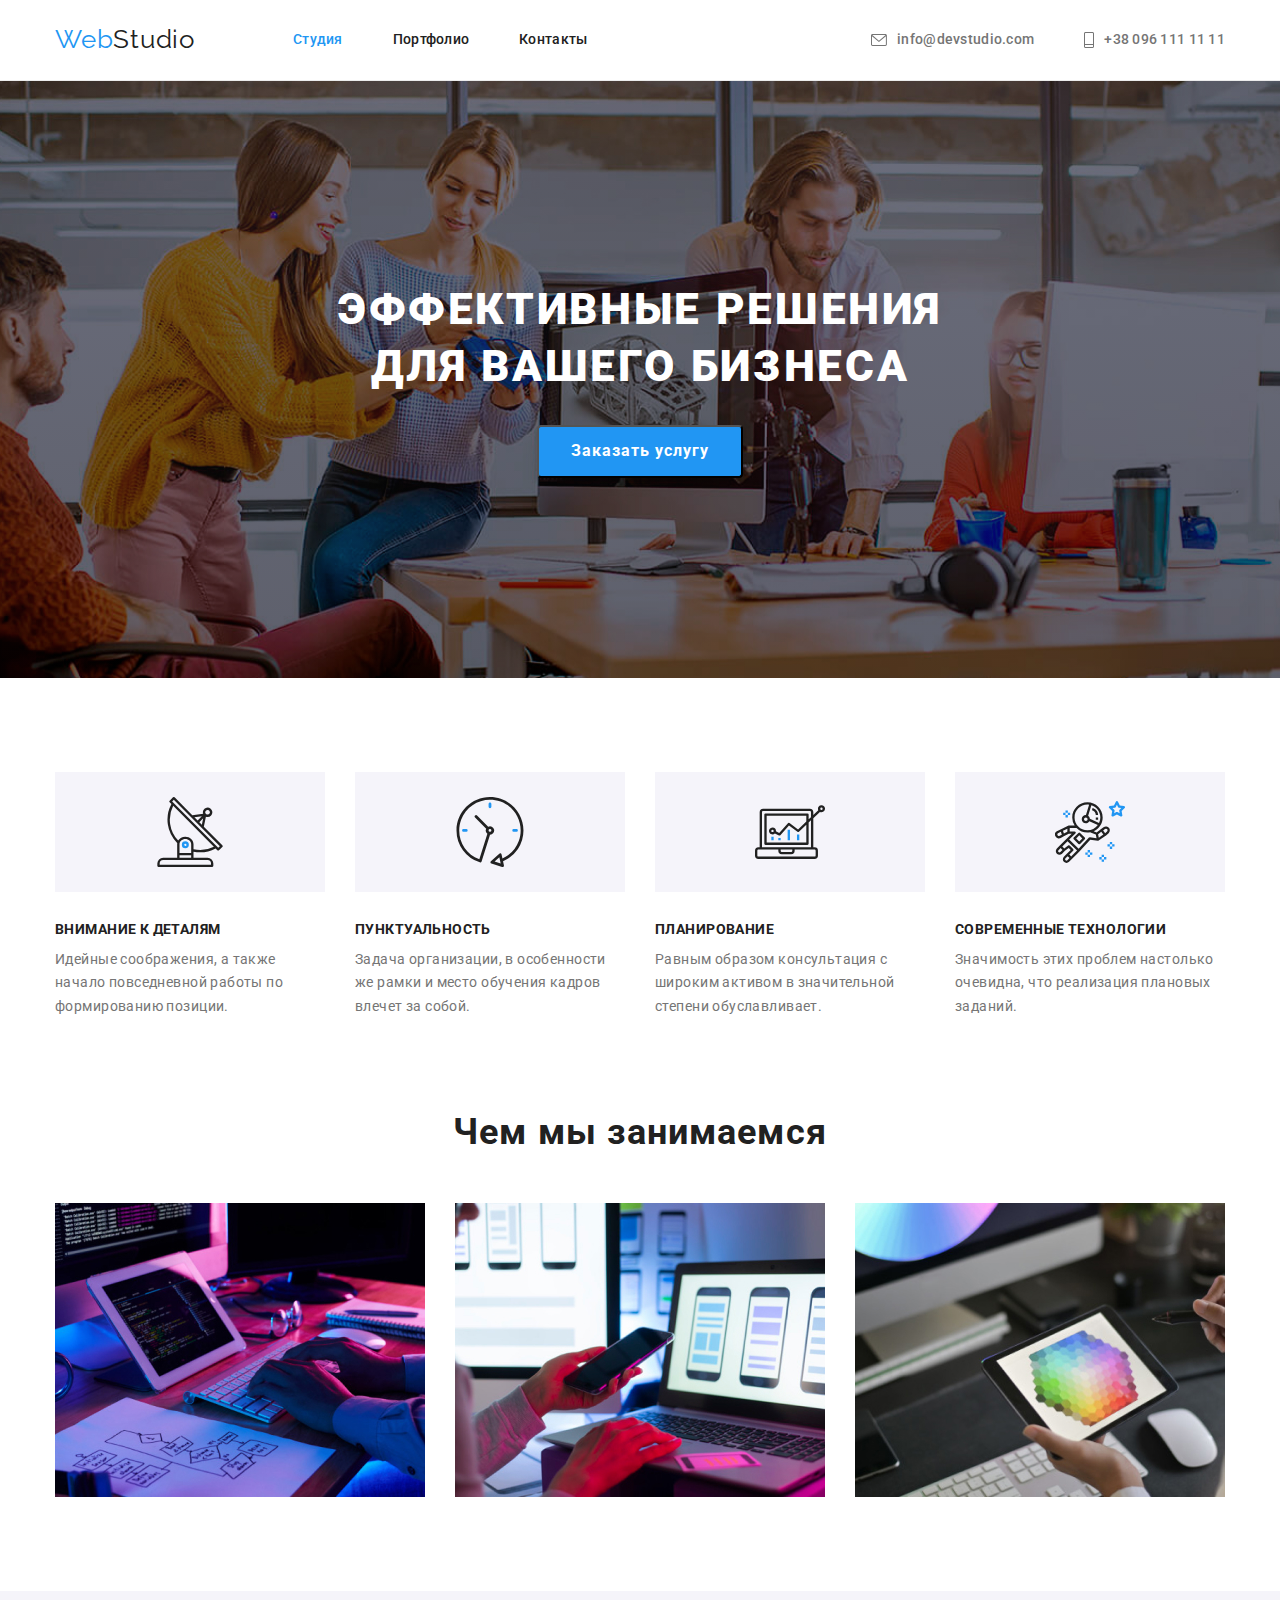
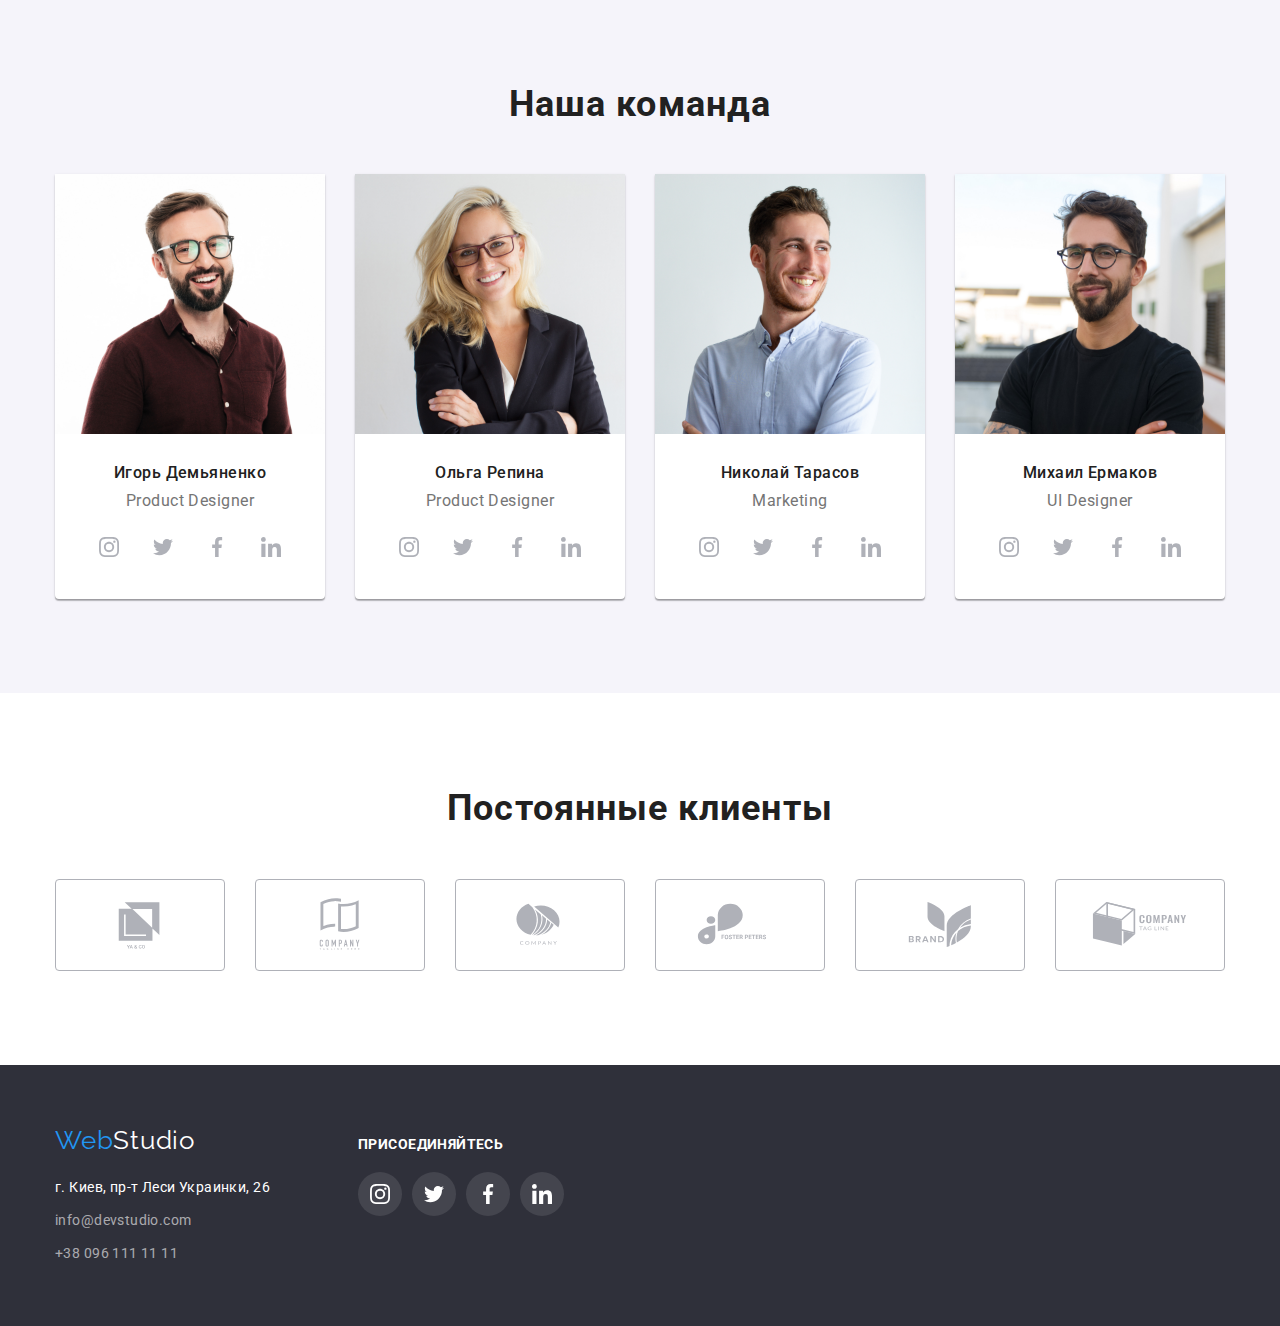
<file: index.html>
<!DOCTYPE html>
<html lang="ru">
<head>
    <meta charset="UTF-8">
    <meta http-equiv="X-UA-Compatible" content="IE=edge">
    <meta name="viewport" content="width=device-width, initial-scale=1.0">
    <link rel="stylesheet" href="./css/modern-normalize.css">
    <link rel="stylesheet" href="./css/style.css">
    <link rel="preconnect" href="https://fonts.gstatic.com">
    <link href="https://fonts.googleapis.com/css2?family=Raleway:wght@700&family=Roboto:wght@400;500;700;900&display=swap" rel="stylesheet">
    <title>Home Work</title>
</head>
    <body>    
    <!-- навигационное меню -->    
    <header>
        <div class="container headline">            
            <nav class="nav-bar">
            <a class=" web-studio" href="#">Web<span class="headline-name">Studio</span></a>
            <ul>
            <li><a href="./index.html" class="nav-studia-one">Студия</a></li>
            <li><a href="./portfolio.html" class="nav-portfolio" >Портфолио</a></li>
            <li><a href="#" class="nav-contact" >Контакты</a></li>
            </ul>
            </nav>            
            <ul class="mail-tel">
                <li><a href="mailto:info@devstudio.com">
                        <svg class="svg-mail">
                            <use href="./images/icons.svg#icon-envelope"></use>
                        </svg>
                        info@devstudio.com</a></li>
                <li>                    
                    <a href="tel:+380961111111">
                        <svg class="svg-tel">
                            <use href="./images/icons.svg#icon-Vector"></use>
                        </svg>
                        +38 096 111 11 11</a></li>
            </ul>            
        </div>
    </header>
    <!-- основная часть -->
    <main>        
        <!-- Шапка с кнопкой-->
    <section class="section-one">
        <h1 class="h1" >эффективные решения для вашего бизнеса</h1>
        <button class="button" type="button">Заказать услугу</button>        
    </section>  
        <!-- первая секция -->
        <section class="section no-bottom">
            <div class="container">
            <ul class="detail">
                <li>
                    <div class="icon-wrapper">
                    <svg width="70px" height="70px">
                        <use href="./images/icons.svg#icon-antenna"></use>
                    </svg>
                    </div>
                <h3>Внимание к деталям</h3>
                <p>Идейные соображения, а также начало повседневной работы по формированию позиции.</p>
                </li>
                <li>
                    <div class="icon-wrapper">
                        <svg width="70px" height="70px">
                            <use href="./images/icons.svg#icon-clock"></use>
                        </svg>
                    </div>
                <h3>Пунктуальность</h3>
                <p>Задача организации, в особенности же рамки и место обучения кадров влечет за собой.</p>
                </li>
                <li>
                    <div class="icon-wrapper">
                        <svg width="70px" height="70px">
                            <use href="./images/icons.svg#icon-diagram"></use>
                        </svg>
                    </div>
                <h3>Планирование</h3>                
                <p>Равным образом консультация с широким активом в значительной степени обуславливает.</p>
                </li>                
                <li>
                    <div class="icon-wrapper">
                        <svg width="70px" height="70px">
                            <use href="./images/icons.svg#icon-astronaut"></use>
                        </svg>
                    </div>
                <h3>Современные технологии</h3>
                <p>Значимость этих проблем настолько очевидна, что реализация плановых заданий.</p>
                </li>
            </ul>
            </div>  
            </section>
            <!-- вторая секция -->
            <section class="section">
                <div class="container">
            <h2 class="doing-name" >Чем мы занимаемся</h2>            
                <ul class="doing">
                <li>
                    <img src="./images/box1.jpg" alt="Работа на ПК" width="370">
                </li>
                <li>
                    <img src="./images/box2.jpg" alt="Работа с телефонией" width="370">
                </li>
                <li>
                    <img src="./images/box3.jpg" alt="Работа с программой" width="370">
                </li>
                </ul> 
            </div>
        </section>
        <!-- третья секция -->
        <section class="section-three section">
            <div class="container">
            <h2>Наша команда</h2>
            <ul class="team">
                <li>                                
                <img src="./images/img1.jpg" alt="Дизайнер" width="270">
                <div class="team-footer">
                <h3>Игорь Демьяненко</h3>
                <p>Product Designer</p>
                <ul class="social-links">
                    <li><a class="social-link">
                        <svg width="20px" height="20px" class="social-icon">
                            <use href="./images/icons.svg#icon-instagram"></use>
                        </svg>
                    </a></li>
                    <li><a class="social-link">
                        <svg width="20px" height="20px" class="social-icon">
                            <use href="./images/icons.svg#icon-twitter"></use>
                        </svg>
                    </a></li>
                    <li><a class="social-link">
                        <svg width="20px" height="20px" class="social-icon">
                            <use href="./images/icons.svg#icon-facebook"></use>
                        </svg>
                    </a></li>
                    <li><a class="social-link">
                        <svg width="20px" height="20px" class="social-icon">
                            <use href="./images/icons.svg#icon-linkedin"></use>
                        </svg>
                    </a></li>
                </ul>         
                </div>
                </li>
               <li>
                <img src="./images/img2.jpg" alt="Разработчик" width="270">
                <div class="team-footer">
                <h3>Ольга Репина</h3>
                <p>Product Designer</p>
                <ul class="social-links">
                    <li><a class="social-link">
                            <svg width="20px" height="20px" class="social-icon">
                                <use href="./images/icons.svg#icon-instagram"></use>
                            </svg>
                        </a></li>
                    <li><a class="social-link">
                            <svg width="20px" height="20px" class="social-icon">
                                <use href="./images/icons.svg#icon-twitter"></use>
                            </svg>
                        </a></li>
                    <li><a class="social-link">
                            <svg width="20px" height="20px" class="social-icon">
                                <use href="./images/icons.svg#icon-facebook"></use>
                            </svg>
                        </a></li>
                    <li><a class="social-link">
                            <svg width="20px" height="20px" class="social-icon">
                                <use href="./images/icons.svg#icon-linkedin"></use>
                            </svg>
                        </a></li>
                </ul>
                </div>
                </li>
                <li>
                <img src="./images/img3.jpg" alt="Маркетолог" width="270">
                <div class="team-footer">
                <h3>Николай Тарасов</h3>
                <p>Marketing</p>
                <ul class="social-links">
                    <li><a class="social-link">
                            <svg width="20px" height="20px" class="social-icon">
                                <use href="./images/icons.svg#icon-instagram"></use>
                            </svg>
                        </a></li>
                    <li><a class="social-link">
                            <svg width="20px" height="20px" class="social-icon">
                                <use href="./images/icons.svg#icon-twitter"></use>
                            </svg>
                        </a></li>
                    <li><a class="social-link">
                            <svg width="20px" height="20px" class="social-icon">
                                <use href="./images/icons.svg#icon-facebook"></use>
                            </svg>
                        </a></li>
                    <li><a class="social-link">
                            <svg width="20px" height="20px" class="social-icon">
                                <use href="./images/icons.svg#icon-linkedin"></use>
                            </svg>
                        </a></li>
                </ul>
                </div>
                </li>
                <li>
                <img src="./images/img4.jpg" alt="Дизайнер интерфейса" width="270">
                <div class="team-footer">
                <h3>Михаил Ермаков</h3>
                <p>UI Designer</p>
                <ul class="social-links">
                    <li><a class="social-link">
                            <svg width="20px" height="20px" class="social-icon">
                                <use href="./images/icons.svg#icon-instagram"></use>
                            </svg>
                        </a></li>
                    <li><a class="social-link">
                            <svg width="20px" height="20px" class="social-icon">
                                <use href="./images/icons.svg#icon-twitter"></use>
                            </svg>
                        </a></li>
                    <li><a class="social-link">
                            <svg width="20px" height="20px" class="social-icon">
                                <use href="./images/icons.svg#icon-facebook"></use>
                            </svg>
                        </a></li>
                    <li><a class="social-link">
                            <svg width="20px" height="20px" class="social-icon">
                                <use href="./images/icons.svg#icon-linkedin"></use>
                            </svg>
                        </a></li>
                </ul>
                </div>
                </li>
            </ul>
            </div>
        </section>
    </main>
    <!-- Постоянные клиенты -->
    <section class="section">
        <div class="container clients">
            <h2>Постоянные клиенты</h2>
            <ul>
                    <li><a class="clients-icon">
                            <svg width="106px" height="60px">
                                <use href="./images/icons.svg#icon-Logo1"></use>
                            </svg></a></li>
                <li><a class="clients-icon">
                        <svg width="106px" height="60px">
                            <use href="./images/icons.svg#icon-Logo2"></use>
                        </svg></a></li>
                <li><a class="clients-icon">
                        <svg width="106px" height="60px">
                            <use href="./images/icons.svg#icon-Logo3"></use>
                        </svg></a></li>
                <li><a class="clients-icon">
                        <svg width="106px" height="60px">
                            <use href="./images/icons.svg#icon-Logo4"></use>
                        </svg></a></li>
                <li><a class="clients-icon">
                        <svg width="106px" height="60px">
                            <use href="./images/icons.svg#icon-Logo5"></use>
                        </svg></a></li>
                <li><a class="clients-icon">
                        <svg width="106px" height="60px">
                            <use href="./images/icons.svg#icon-Logo6"></use>
                        </svg></a></li>
            </ul>
        </div>
    </section>
    <!-- подвал -->
    <footer>
        <div class="container footer-block">
            <div class="footer-one">
        <a class=" web-studio" href="#">Web<span class="footer-name">Studio</span></a>
            <address><p class="address" >г. Киев, пр-т Леси Украинки, 26</p></address>
            <ul>
            <li><a class="footer-info" href="mailto:info@devstudio.com">info@devstudio.com</a></li>
            <li><a class="footer-info" href="tel:+380961111111">+38 096 111 11 11</a></li>
            </ul>            
        </div>
        <div class="footer-two">
            <p>присоединяйтесь</p>
            <ul class="footer-links">
                <li><a class="footer-link">
                        <svg width="20px" height="20px" class="footer-icon">
                            <use href="./images/icons.svg#icon-instagram"></use>
                        </svg>
                    </a></li>
                <li><a class="footer-link">
                        <svg width="20px" height="20px" class="footer-icon">
                            <use href="./images/icons.svg#icon-twitter"></use>
                        </svg>
                    </a></li>
                <li><a class="footer-link">
                        <svg width="20px" height="20px" class="footer-icon">
                            <use href="./images/icons.svg#icon-facebook"></use>
                        </svg>
                    </a></li>
                <li><a class="footer-link">
                        <svg width="20px" height="20px" class="footer-icon">
                            <use href="./images/icons.svg#icon-linkedin"></use>
                        </svg>
                    </a></li>
            </ul>
            </div>
        </div>
    </footer>    
    </body>
</html>
</file>
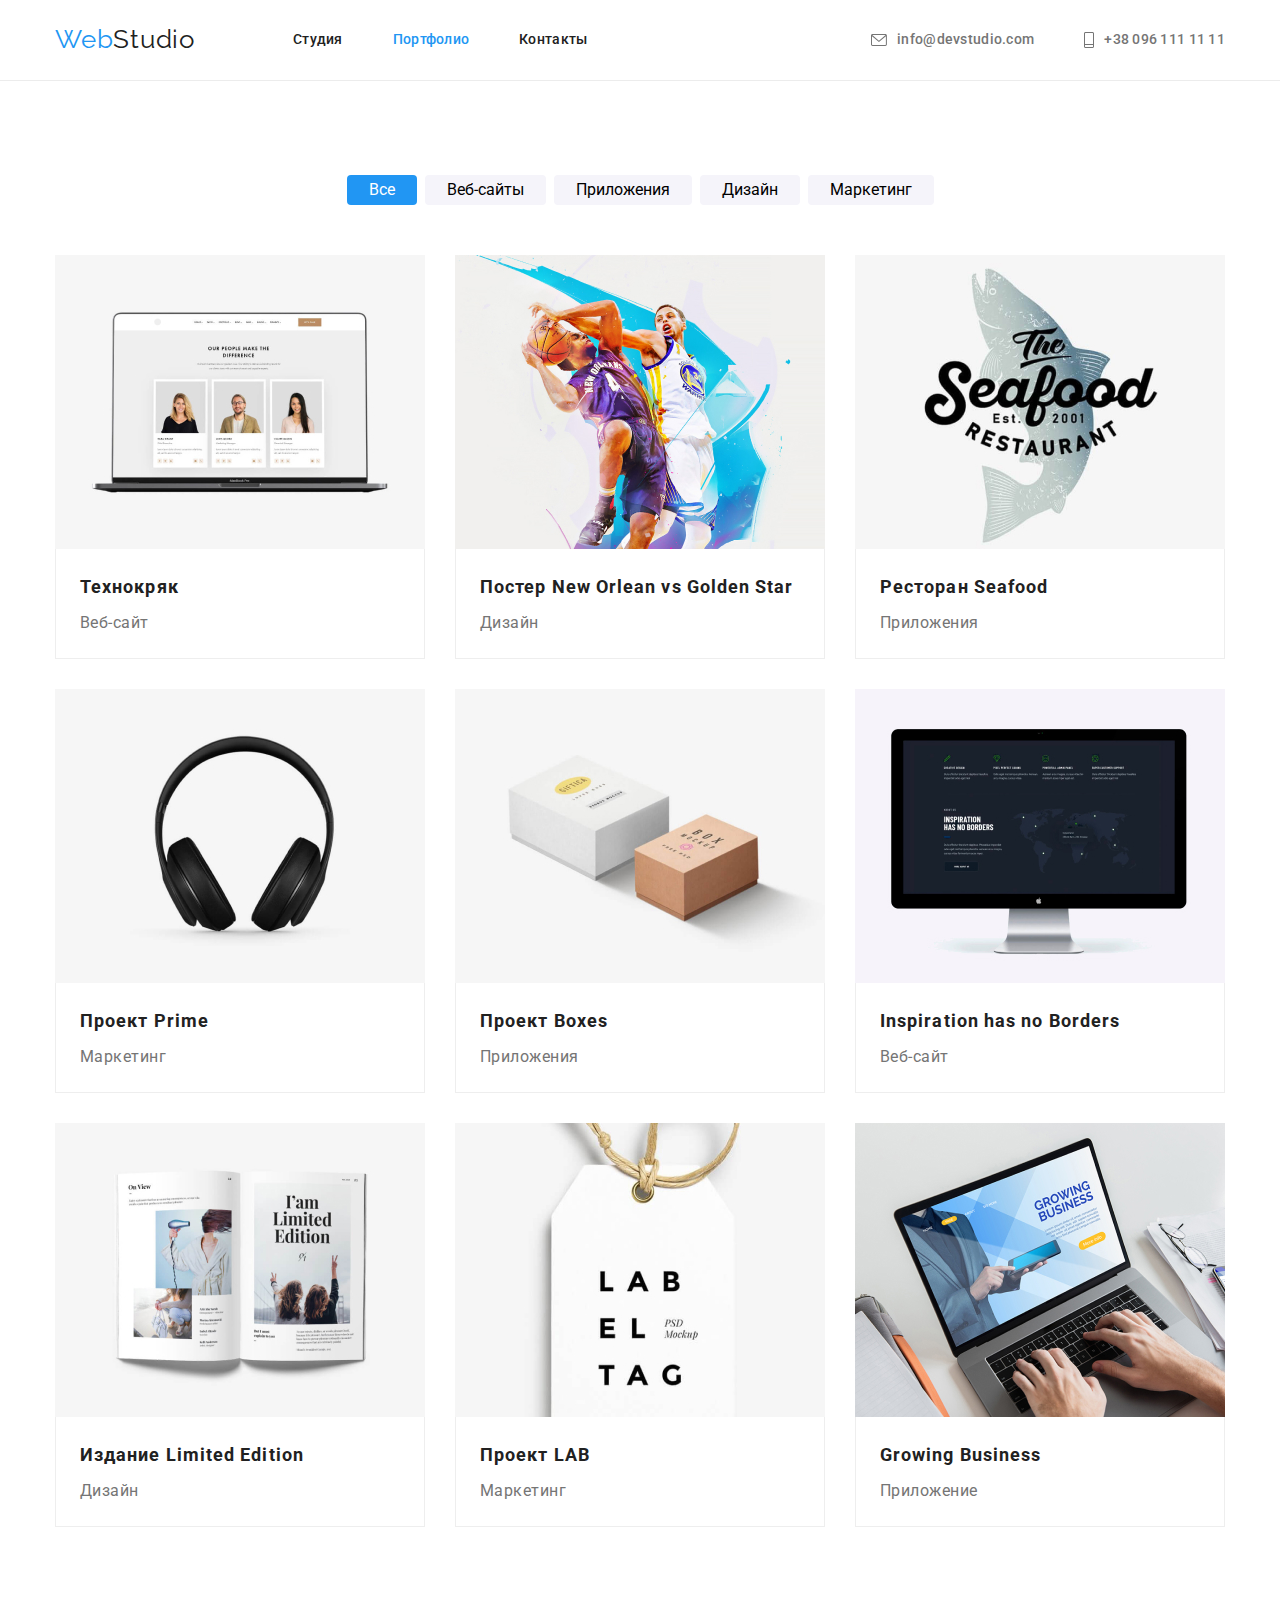
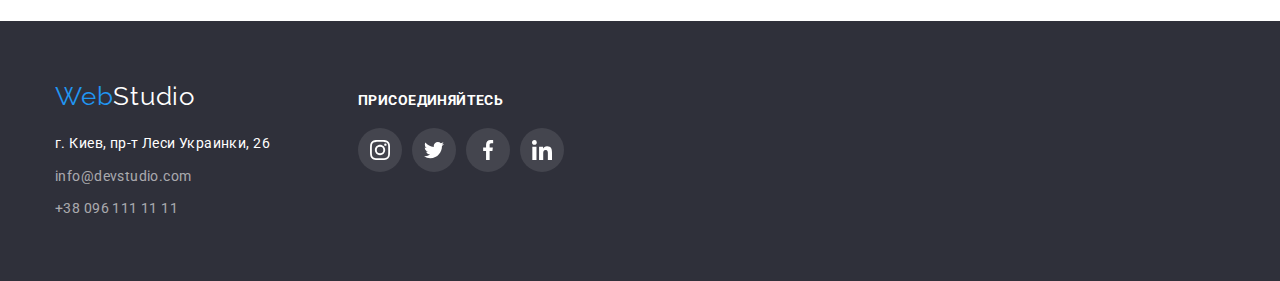
<file: portfolio.html>
<!DOCTYPE html>
<html lang="ru">
<head>
    <meta charset="UTF-8">
    <meta http-equiv="X-UA-Compatible" content="IE=edge">
    <meta name="viewport" content="width=device-width, initial-scale=1.0">
    <link rel="stylesheet" href="./css/modern-normalize.css">
    <link rel="stylesheet" href="./css/style.css">
    <link rel="preconnect" href="https://fonts.gstatic.com">
    <link href="https://fonts.googleapis.com/css2?family=Raleway:wght@700&family=Roboto:wght@400;500;700;900&display=swap"
    rel="stylesheet">
    <title>Home Work</title>
</head>

<body>
    <!-- навигационное меню -->
    <header>
        <div class="container headline">
            <nav class="nav-bar">
                <a class=" web-studio" href="#">Web<span class="headline-name">Studio</span></a>
                <ul>
                    <li><a href="./index.html" class="nav-studia-two">Студия</a></li>
                    <li><a href="./portfolio.html" class="nav-portfolio-two">Портфолио</a></li>
                    <li><a href="#" class="nav-contact">Контакты</a></li>
                </ul>
            </nav>
            <ul class="mail-tel">
                <li><a href="mailto:info@devstudio.com">
                        <svg class="svg-mail">
                            <use href="./images/icons.svg#icon-envelope"></use>
                        </svg>
                        info@devstudio.com</a></li>
                <li>
                    <a href="tel:+380961111111">
                        <svg class="svg-tel">
                            <use href="./images/icons.svg#icon-Vector"></use>
                        </svg>
                        +38 096 111 11 11</a>
                </li>
            </ul>    
        </div>
    </header>    
    <!-- основная часть -->
    <main>                
        <section class="section">
            <div class="container">
            <h2 class="visually-hidden">h2</h2>
           <ul class="section-button" >
                <li><button type="button">Все</button></li>
                <li><button type="button">Веб-сайты</button></li>
                <li><button type="button">Приложения</button></li>
                <li><button type="button">Дизайн</button></li>
                <li><button type="button">Маркетинг</button></li>
           </ul>                      
        <!-- секция с фото -->
            <ul class="main">
                <li>
                    <a href="">                                     
                    <img src="./images/img21.jpg" alt="Дизайнер" width="370">
                    <div class="main-footer">
                    <h3>Технокряк</h3>
                    <p>Веб-сайт</p>
                    </div>
                    </a>
                </li>
                <li>
                    <a href="">
                    <img src="./images/img22.jpg" alt="Разработчик" width="370">
                    <div class="main-footer">
                    <h3>Постер New Orlean vs Golden Star</h3>
                    <p>Дизайн</p>
                    </div>
                    </a>
                </li>
                <li>
                    <a href="">
                    <img src="./images/img23.jpg" alt="Маркетолог" width="370">
                    <div class="main-footer">
                    <h3>Ресторан Seafood</h3>
                    <p>Приложения</p>
                    </div>
                    </a>
                </li>
                <li>
                    <a href="">
                    <img src="./images/img24.jpg" alt="Дизайнер интерфейса" width="370">
                    <div class="main-footer">
                    <h3>Проект Prime</h3>
                    <p>Маркетинг</p>
                    </div>
                    </a>
                </li>
                <li>
                    <a href="">
                    <img src="./images/img25.jpg" alt="Дизайнер интерфейса" width="370">
                    <div class="main-footer">
                    <h3>Проект Boxes</h3>
                    <p>Приложения</p>
                    </div>
                    </a>
                </li>
                <li>
                    <a href="">
                    <img src="./images/img26.jpg" alt="Дизайнер интерфейса" width="370">
                    <div class="main-footer">
                    <h3>Inspiration has no Borders</h3>
                    <p>Веб-сайт</p>
                    </div>
                    </a>
                </li>
                <li>
                    <a href="">
                    <img src="./images/img27.jpg" alt="Дизайнер интерфейса" width="370">
                    <div class="main-footer">
                    <h3>Издание Limited Edition</h3>
                    <p>Дизайн</p>
                    </div>
                    </a>
                </li>
                <li>
                    <a href="">
                    <img src="./images/img28.jpg" alt="Дизайнер интерфейса" width="370">
                    <div class="main-footer">
                    <h3>Проект LAB</h3>
                    <p>Маркетинг</p>
                    </div>
                    </a>
                </li>
                <li>
                    <a href="">
                    <img src="./images/img29.jpg" alt="Дизайнер интерфейса" width="370">
                    <div class="main-footer">
                    <h3>Growing Business</h3>
                    <p>Приложение</p>
                    </div>
                    </a>
                </li>
            </ul>
            </div>
        </section>        
    </main>
    <!-- подвал -->
    <footer>
        <div class="container footer-block">
            <div class="footer-one">
                <a class=" web-studio" href="#">Web<span class="footer-name">Studio</span></a>
                <address>
                    <p class="address">г. Киев, пр-т Леси Украинки, 26</p>
                </address>
                <ul>
                    <li><a class="footer-info" href="mailto:info@devstudio.com">info@devstudio.com</a></li>
                    <li><a class="footer-info" href="tel:+380961111111">+38 096 111 11 11</a></li>
                </ul>
            </div>
            <div class="footer-two">
                <p>присоединяйтесь</p>
                <ul class="footer-links">
                    <li><a class="footer-link">
                            <svg width="20px" height="20px" class="footer-icon">
                                <use href="./images/icons.svg#icon-instagram"></use>
                            </svg>
                        </a></li>
                    <li><a class="footer-link">
                            <svg width="20px" height="20px" class="footer-icon">
                                <use href="./images/icons.svg#icon-twitter"></use>
                            </svg>
                        </a></li>
                    <li><a class="footer-link">
                            <svg width="20px" height="20px" class="footer-icon">
                                <use href="./images/icons.svg#icon-facebook"></use>
                            </svg>
                        </a></li>
                    <li><a class="footer-link">
                            <svg width="20px" height="20px" class="footer-icon">
                                <use href="./images/icons.svg#icon-linkedin"></use>
                            </svg>
                        </a></li>
                </ul>
            </div>
        </div>
    </footer>
</body>
</html>
</file>
<file: css/style.css>
/* глобальный стиль */
* {
  padding: 0;
  margin: 0;
}
body {
  font-family: Roboto, sans-serif;
  font-style: normal;
  font-weight: normal;
  color: var(--color-black);
  margin: auto;
}
li {
  list-style: none;
}
:root {
  --color-primary: #2196f3;
  --color-black: #212121;
  --color-gray: #757575;
  --color-gray2: #afb1b8;
  --color-white: #ffffff;
  --color-button: #f5f4fa;
  --color-svg: #f5f4fa;
}
.container {
  width: 1200px;
  margin: 0 auto;
  padding-left: 15px;
  padding-right: 15px;
}
/* хедер */
header {
  border-bottom: 1px solid #ececec;
}
.headline {
  display: flex;
  justify-content: space-between;
  align-items: center;
}
.nav-bar {
  display: flex;
  justify-content: space-between;
  align-items: center;
}
.headline ul {
  display: flex;
}
.headline li {
  display: inline;
}
.headline li:not(:last-child) {
  margin-right: 50px;
}

.web-studio {
  width: 145px;
  font-family: Raleway, sans-serif;
  font-size: 26px;
  line-height: 31px;
  letter-spacing: 0.03em;
  text-decoration: none;
  color: var(--color-primary);
  margin-right: 93px;
}
.headline-name,
.nav-portfolio,
.nav-contact {
  color: var(--color-black);
}
.nav-studia-one {
  color: var(--color-primary);
}

.nav-bar > ul > li > a {
  display: block;
  font-weight: 500;
  font-size: 14px;
  line-height: 1.1;
  letter-spacing: 0.02em;
  text-decoration: none;
  padding: 32px 0;
}
.mail-tel > li > a {
  display: flex;
  align-items: center;
  font-weight: 500;
  font-size: 14px;
  line-height: 1.1;
  letter-spacing: 0.02em;
  color: var(--color-gray);
  text-decoration: none;
  padding: 32px 0;
}
.nav-bar > ul > li > a:hover,
.nav-bar > ul > li > a:focus,
.mail-tel > li > a:hover,
.mail-tel > li > a:focus {
  color: var(--color-primary);
}
/* section button */
.section-one {
  text-align: center;
  background: #2f303a;
  padding: 200px 0;
  background: linear-gradient(rgba(47, 48, 58, 0.3), rgba(0, 0, 0, 0.3)),
    url(../images/bg.jpg);
  background-size: 1600px 600px;
  background-repeat: no-repeat;
  background-position-x: center;
}
.section-one > button a {
  text-decoration: none;
  padding: 10px 32px;
}

.h1 {
  max-width: 696px;
  font-weight: 900;
  font-size: 44px;
  line-height: 1.3;
  letter-spacing: 0.06em;
  text-transform: uppercase;
  color: var(--color-white);
  margin: 0 auto;
  margin-bottom: 30px;
}
.button {
  font-weight: 700;
  font-size: 16px;
  line-height: 1.8;
  padding: 10px 32px;
  text-align: center;
  letter-spacing: 0.06em;
  color: var(--color-white);
  background-color: var(--color-primary);
  border-radius: 4px;
  box-shadow: 0px 4px 4px rgba(0, 0, 0, 0.15);
}
.button:hover,
.button:focus {
  background: #188ce8;
}

/* основная  часть */
.section {
  padding-top: 94px;
  padding-bottom: 94px;
}
.no-bottom {
  padding-bottom: 0;
}
.icon-wrapper {
  display: flex;
  align-items: center;
  justify-content: center;
  height: 120px;
  width: 270px;
  background-color: var(--color-svg);
  margin-bottom: 30px;
}
.detail {
  display: flex;
  padding: 0;
}
.detail li {
  width: 270px;
}
.detail > li:not(:last-child) {
  margin-right: 30px;
}
.detail h3 {
  font-weight: bold;
  font-size: 14px;
  line-height: 1.1;
  letter-spacing: 0.03em;
  text-transform: uppercase;
  color: var(--color-black);
  margin-bottom: 10px;
}
.detail p {
  font-size: 14px;
  line-height: 1.7;
  letter-spacing: 0.03em;
  color: var(--color-gray);
}
/* чем мы занимаемся */
.doing-name {
  font-weight: bold;
  font-size: 36px;
  line-height: 1.1;
  text-align: center;
  letter-spacing: 0.03em;
  color: var(--color-black);
  margin-bottom: 50px;
}
.doing {
  display: flex;
  padding: 0;
}
.doing li:not(:last-child) {
  margin-right: 30px;
}
.doing img {
  display: block;
}
/* наша команда */
.section-three {
  background: #f5f4fa;
}
.team > li {
  background: var(--color-white);
  box-shadow: 0px 1px 3px rgba(0, 0, 0, 0.12), 0px 1px 1px rgba(0, 0, 0, 0.14),
    0px 2px 1px rgba(0, 0, 0, 0.2);
  border-radius: 0px 0px 4px 4px;
}
.section-three h2 {
  font-weight: bold;
  font-size: 36px;
  line-height: 1.1;
  text-align: center;
  letter-spacing: 0.03em;
  color: var(--color-black);
  margin-bottom: 50px;
}
.team {
  display: flex;
  padding: 0;
}
.team > li {
  width: 270px;
}
.team > li:not(:last-child) {
  margin-right: 30px;
}
.team img {
  display: block;
}
.team-footer {
  text-align: center;
  padding: 30px 32px;
}
.team-footer > h3 {
  font-weight: 500;
  font-size: 16px;
  line-height: 1.1;
  letter-spacing: 0.03em;
  color: var(--color-black);
  margin-bottom: 10px;
}
.team-footer > p {
  font-size: 16px;
  line-height: 1.1;
  letter-spacing: 0.03em;
  color: var(--color-gray);
  margin-bottom: 16px;
}
.social-links {
  display: flex;
  justify-content: space-between;
}
.social-link {
  display: flex;
  align-items: center;
  justify-content: center;
  width: 44px;
  height: 44px;
  color: var(--color-gray2);
  border-radius: 50%;
}
.social-link:hover,
.social-link:focus {
  background-color: var(--color-primary);
  color: var(--color-white);
}
.social-icon {
  fill: currentColor;
}
/* постоянные клиенты */
.clients > h2 {
  font-weight: bold;
  font-size: 36px;
  line-height: 42px;
  text-align: center;
  letter-spacing: 0.03em;
  margin-bottom: 50px;
}
.clients > ul {
  display: flex;
}
.clients > ul > li {
  width: 170px;
  height: 92px;
}
.clients > ul {
  color: var(--color-gray2);
}
.clients > ul > li:not(:last-child) {
  margin-right: 30px;
}
.clients-icon {
  display: flex;
  justify-content: center;
  align-items: center;
  width: 100%;
  height: 100%;
  fill: var(--color-gray2);
  border: 1px solid var(--color-gray2);
  border-radius: 4px;
}
.clients-icon:hover,
.clients-icon:focus {
  border-color: var(--color-primary);
  fill: var(--color-primary);
}
/* подвал */
footer {
  background: #2f303a;
  padding-top: 60px;
  padding-bottom: 60px;
}
address {
  margin-top: 20px;
}
.footer-one > ul,
.footer-one > ul > li:nth-child(2) {
  margin-top: 9px;
}
.address {
  font-style: normal;
  font-size: 14px;
  line-height: 1.7;
  letter-spacing: 0.03em;
  color: var(--color-white);
}
.footer-name {
  color: var(--color-white);
}

.footer-info {
  text-decoration: none;
  font-style: normal;
  font-weight: normal;
  font-size: 14px;
  line-height: 1.7;
  letter-spacing: 0.03em;
  color: rgba(255, 255, 255, 0.6);
}

.footer-info:hover,
.footer-info:focus {
  color: var(--color-white);
}
.footer-block {
  display: flex;
  align-items: baseline;
}
.footer-one {
  margin-right: 70px;
}
.footer-link {
  fill: var(--color-white);
  width: 100%;
  height: 100%;
  display: flex;
  justify-content: center;
  align-items: center;
}
.footer-two > p {
  font-weight: 700;
  font-size: 14px;
  line-height: 16px;
  letter-spacing: 0.03em;
  text-transform: uppercase;
  color: var(--color-white);
}
.footer-two > ul {
  display: flex;
  justify-content: space-between;
  margin-top: 20px;
}
.footer-two > ul > li {
  width: 44px;
  height: 44px;
  fill: var(--color-white);
  background: rgba(255, 255, 255, 0.1);
  border-radius: 50%;
}
.footer-two > ul > li:not(:last-child) {
  margin-right: 10px;
}
.footer-two > ul > li:hover,
.footer-two > ul > li:focus {
  background-color: var(--color-primary);
}
/* page potfolio */
.nav-studia-two {
  color: var(--color-black);
}
.nav-portfolio-two {
  color: var(--color-primary);
}
/* секция с кнопками */

.section-button {
  display: flex;
  justify-content: center;
  margin-bottom: 50px;
}
.section-button > li {
  font-weight: 500;
  font-size: 16px;
  line-height: 1.6;
  letter-spacing: 0.03em;
  color: var(--color-black);
}
.section-button > li:not(:last-child) {
  margin-right: 8px;
}
.section-button > li > button {
  padding: 6px 22px;
  border-radius: 4px;
  border: none;
  background-color: var(--color-button);
}
.section-button > li > button:hover,
.section-button > li > button:focus {
  box-shadow: 0px 3px 1px rgba(0, 0, 0, 0.1), 0px 1px 2px rgba(0, 0, 0, 0.08),
    0px 2px 2px rgba(0, 0, 0, 0.12);
  background: var(--color-primary);
  color: var(--color-white);
  cursor: pointer;
}

.section-button > li:first-child > button {
  background: var(--color-primary);
  color: var(--color-white);
  cursor: pointer;
}
.main {
  display: flex;
  flex-wrap: wrap;
  padding: 0;
  margin: -15px;
}
.main > li > a {
  display: block;
  text-decoration: none;
}
.main > li {
  margin: 15px;
  width: 370px;
}
.main > li > a {
  width: 100%;
  height: 100%;
}
.main img {
  display: block;
}
.main-footer {
  padding: 20px 24px;
  border-bottom: 1px solid #eeeeee;
  border-left: 1px solid #eeeeee;
  border-right: 1px solid #eeeeee;
}
.main-footer > h3 {
  font-weight: bold;
  font-size: 18px;
  line-height: 2;
  letter-spacing: 0.06em;
  color: var(--color-black);
  margin-bottom: 4px;
}
.main-footer > p {
  font-size: 16px;
  line-height: 1.8;
  letter-spacing: 0.03em;
  color: var(--color-gray);
}
.visually-hidden {
  position: absolute;
  width: 1px;
  height: 1px;
  margin: -1px;
  border: 0;
  padding: 0;
  white-space: nowrap;
  clip-path: inset(100%);
  clip: rect(0 0 0 0);
  overflow: hidden;
}
.main > li > a:hover,
.main > li > a:focus {
  box-shadow: 0px 1px 1px rgba(0, 0, 0, 0.12), 0px 4px 4px rgba(0, 0, 0, 0.06),
    1px 4px 6px rgba(0, 0, 0, 0.16);
}
/* svg */
.svg-mail {
  width: 16px;
  height: 12px;
  margin-right: 10px;
  fill: currentColor;
}
.svg-tel {
  width: 10px;
  height: 16px;
  margin-right: 10px;
  fill: currentColor;
}
</file>
